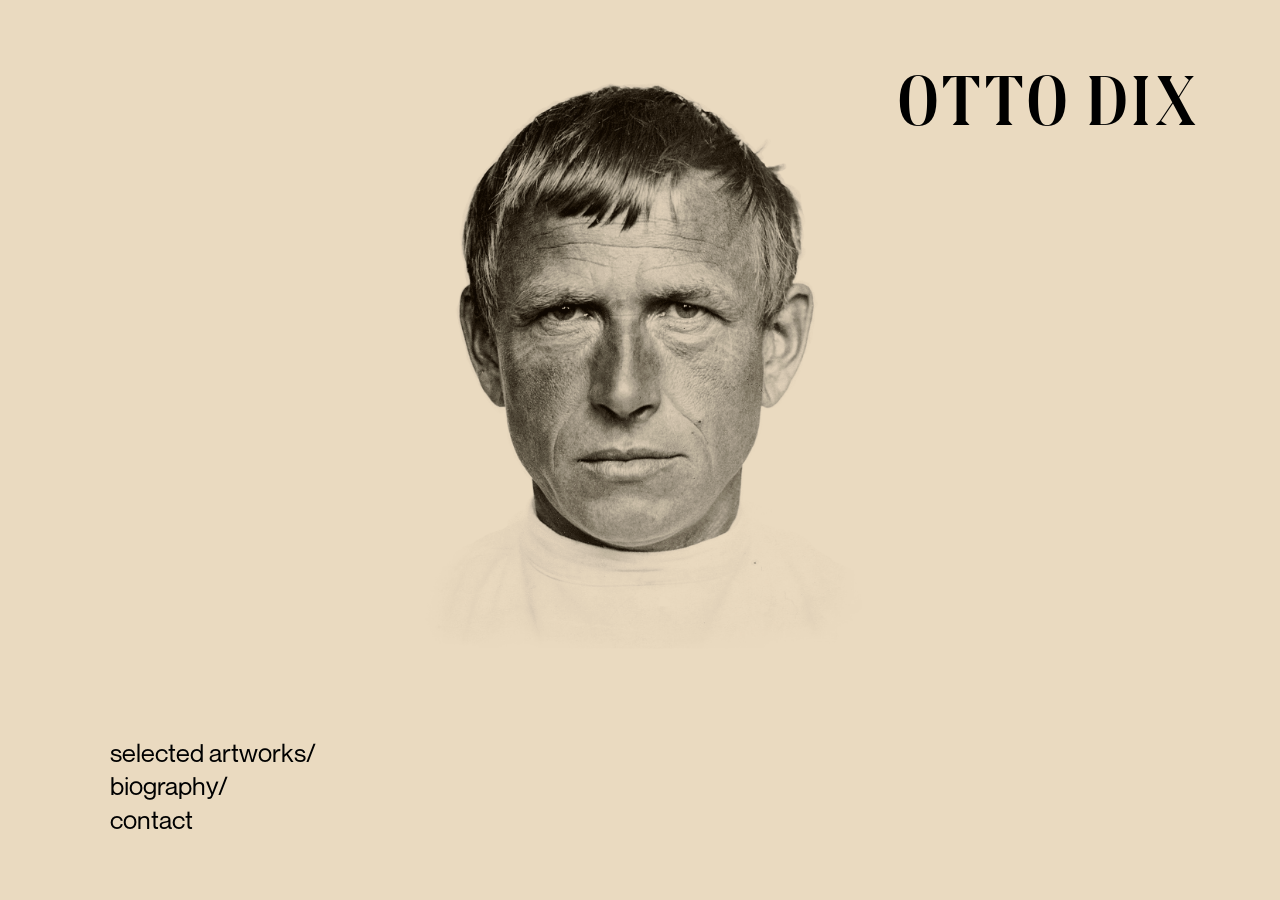
<file: index.html>
<!DOCTYPE html>
<html lang="en">
  <head>
    <meta charset="UTF-8" />
    <meta http-equiv="X-UA-Compatible" content="IE=edge" />
    <meta name="viewport" content="width=device-width, initial-scale=1.0" />

    

    <link rel="stylesheet" href="css/main_style.css" />
    <link rel="stylesheet" href="css/index_style.css" />
    <link rel="stylesheet" href="css/highlight.css" />
    <link rel="stylesheet" href="css/fonts.css" />

    <title>Otoo Dix</title>
  </head>
  <body>
    <!-- Navbar sa leve donje strane -->
    <div class="navbar">
      <a id="artworks" href="artworks.html">selected artworks/</a> <br />
      <a id="biography" href="biography.html">biography/</a> <br />
      <a id="contact" href="contact.html">contact</a>
    </div>

    <!-- Glavna slika u sredini -->
    <img src="images/otto.png" alt="Otto Dix" id="otto" />

    <!-- Naslov desne strane -->
    <a id="naslov" href="index.html">OTTO DIX</a>
  </body>
</html>
</file>
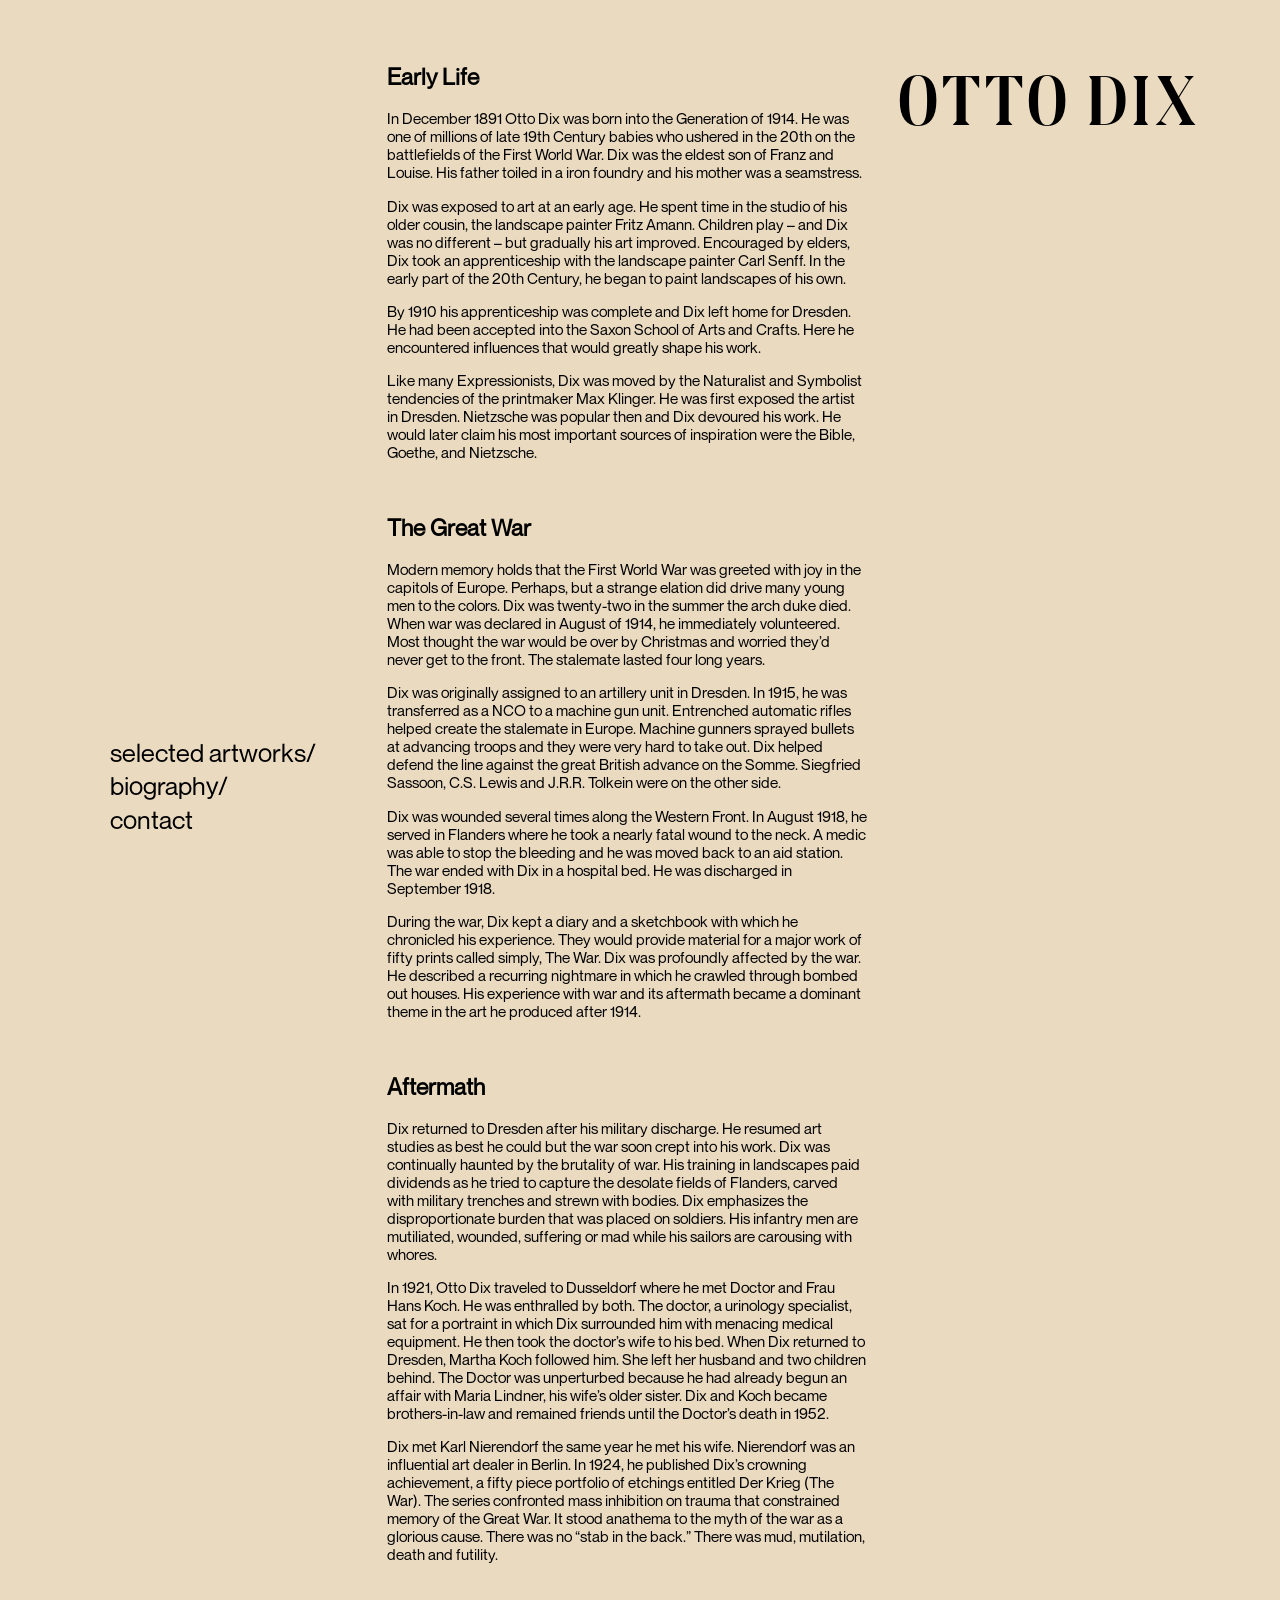
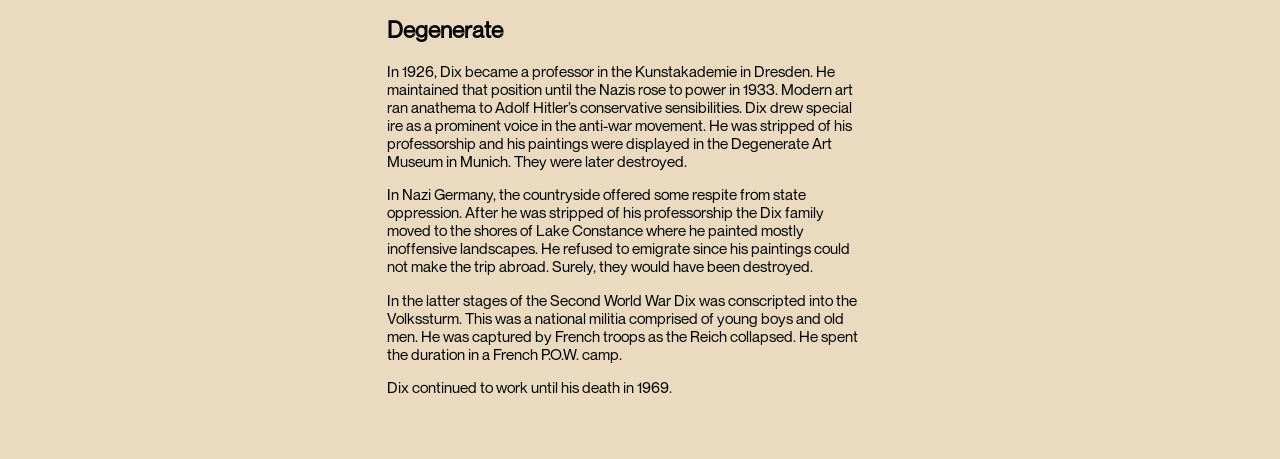
<file: biography.html>
<!DOCTYPE html>
<html lang="en">
  <head>
    <meta charset="UTF-8" />
    <meta http-equiv="X-UA-Compatible" content="IE=edge" />
    <meta name="viewport" content="width=device-width, initial-scale=1.0" />
    <link rel="stylesheet" href="css/main_style.css"/>
    <link rel="stylesheet" href="css/biography_style.css" />
    <link rel="stylesheet" href="css/highlight.css" />
    <link rel="stylesheet" href="css/fonts.css" />

    <title>Biography | Otto Dix</title>
  </head>
  <body>

    <!-- Navbar sa leve strane -->
    <div class="navbar">
      <a id="artworks" href="artworks.html">selected artworks/</a> <br />
      <a id="biography" href="biography.html">biography/</a> <br />
      <a id="contact" href="contact.html">contact</a>
    </div>

    <!-- Tekst u centru -->
      <div class="bio">
        <h2>Early Life</h2>
        <p>
          In December 1891 Otto Dix was born into the Generation of 1914. He was
          one of millions of late 19th Century babies who ushered in the 20th on
          the battlefields of the First World War. Dix was the eldest son of Franz
          and Louise. His father toiled in a iron foundry and his mother was a
          seamstress.
        </p>
        <p>
          Dix was exposed to art at an early age. He spent time in the studio of
          his older cousin, the landscape painter Fritz Amann. Children play – and
          Dix was no different – but gradually his art improved. Encouraged by
          elders, Dix took an apprenticeship with the landscape painter Carl
          Senff. In the early part of the 20th Century, he began to paint
          landscapes of his own.
        </p>
        <p>
          By 1910 his apprenticeship was complete and Dix left home for Dresden.
          He had been accepted into the Saxon School of Arts and Crafts. Here he
          encountered influences that would greatly shape his work.
        </p>
        <p>
          Like many Expressionists, Dix was moved by the Naturalist and Symbolist
          tendencies of the printmaker Max Klinger. He was first exposed the
          artist in Dresden. Nietzsche was popular then and Dix devoured his work.
          He would later claim his most important sources of inspiration were the
          Bible, Goethe, and Nietzsche.
        </p>
        <br />
        <h2>The Great War</h2>
        <p>
          Modern memory holds that the First World War was greeted with joy in the
          capitols of Europe. Perhaps, but a strange elation did drive many young
          men to the colors. Dix was twenty-two in the summer the arch duke died.
          When war was declared in August of 1914, he immediately volunteered.
          Most thought the war would be over by Christmas and worried they’d never
          get to the front. The stalemate lasted four long years.
        </p>
  
        <p>
          Dix was originally assigned to an artillery unit in Dresden. In 1915, he
          was transferred as a NCO to a machine gun unit. Entrenched automatic
          rifles helped create the stalemate in Europe. Machine gunners sprayed
          bullets at advancing troops and they were very hard to take out. Dix
          helped defend the line against the great British advance on the Somme.
          Siegfried Sassoon, C.S. Lewis and J.R.R. Tolkein were on the other side.
        </p>
  
        <p>
          Dix was wounded several times along the Western Front. In August 1918,
          he served in Flanders where he took a nearly fatal wound to the neck. A
          medic was able to stop the bleeding and he was moved back to an aid
          station. The war ended with Dix in a hospital bed. He was discharged in
          September 1918.
        </p>
  
        <p>
          During the war, Dix kept a diary and a sketchbook with which he
          chronicled his experience. They would provide material for a major work
          of fifty prints called simply, The War. Dix was profoundly affected by
          the war. He described a recurring nightmare in which he crawled through
          bombed out houses. His experience with war and its aftermath became a
          dominant theme in the art he produced after 1914.
        </p>
  
        <br />
  
        <h2>Aftermath</h2>
        <p>
          Dix returned to Dresden after his military discharge. He resumed art
          studies as best he could but the war soon crept into his work. Dix was
          continually haunted by the brutality of war. His training in landscapes
          paid dividends as he tried to capture the desolate fields of Flanders,
          carved with military trenches and strewn with bodies. Dix emphasizes the
          disproportionate burden that was placed on soldiers. His infantry men
          are mutiliated, wounded, suffering or mad while his sailors are
          carousing with whores.
        </p>
        <p>
          In 1921, Otto Dix traveled to Dusseldorf where he met Doctor and Frau
          Hans Koch. He was enthralled by both. The doctor, a urinology
          specialist, sat for a portraint in which Dix surrounded him with
          menacing medical equipment. He then took the doctor’s wife to his bed.
          When Dix returned to Dresden, Martha Koch followed him. She left her
          husband and two children behind. The Doctor was unperturbed because he
          had already begun an affair with Maria Lindner, his wife’s older sister.
          Dix and Koch became brothers-in-law and remained friends until the
          Doctor’s death in 1952.
        </p>
        <p>
          Dix met Karl Nierendorf the same year he met his wife. Nierendorf was an
          influential art dealer in Berlin. In 1924, he published Dix’s crowning
          achievement, a fifty piece portfolio of etchings entitled Der Krieg (The
          War). The series confronted mass inhibition on trauma that constrained
          memory of the Great War. It stood anathema to the myth of the war as a
          glorious cause. There was no “stab in the back.” There was mud,
          mutilation, death and futility.
        </p>
  
        <br />
  
        <h2>Degenerate</h2>
        <p>
          In 1926, Dix became a professor in the Kunstakademie in Dresden. He
          maintained that position until the Nazis rose to power in 1933. Modern
          art ran anathema to Adolf Hitler’s conservative sensibilities. Dix drew
          special ire as a prominent voice in the anti-war movement. He was
          stripped of his professorship and his paintings were displayed in the
          Degenerate Art Museum in Munich. They were later destroyed.
        </p>
  
        <p>
          In Nazi Germany, the countryside offered some respite from state
          oppression. After he was stripped of his professorship the Dix family
          moved to the shores of Lake Constance where he painted mostly
          inoffensive landscapes. He refused to emigrate since his paintings could
          not make the trip abroad. Surely, they would have been destroyed.
        </p>
        <p>
          In the latter stages of the Second World War Dix was conscripted into
          the Volkssturm. This was a national militia comprised of young boys and
          old men. He was captured by French troops as the Reich collapsed. He
          spent the duration in a French P.O.W. camp.
        </p>
        <p>Dix continued to work until his death in 1969.</p>
  
    </div>

    <!-- Glavni naslov sa desne strane -->
    <a id="naslov" href="index.html">OTTO DIX</a>
  </body>
</html>
</file>
<file: css/main_style.css>
/* U nekom trenutku dodaj ovo i shodno tome nasteluj bordere i slicno */
/* html{
  box-sizing: border-box;
}

*, *:before, *:after{
  box-sizing: inherit;
} */



body {
  background-color: #eadac0;
}

.navbar {
  position: fixed;
  float: left;
  bottom: 0;
  width: 25%;
  padding-left: 8%;
  margin-bottom: 5%;

  line-height: 1.3;
  font-size: 2vw;
  font-family: neue_montreal;
}

#naslov {
  position: fixed;
  top: 0;
  right: 0;
  float: right;
  width: 25%;
  font-size: 5.5vw;
  font-family: octobre_demi;
  margin-right: 5%;
  margin-top: 5%;
}

/* Da linkovi ne budu plavi */
a {
  text-decoration: none;
  color: inherit;
}




@media screen and (max-width: 480px) {
  body {
    display: flex;
    flex-direction: column;
    justify-content: flex-end;
    align-items: center;
  }

  #naslov {
    background-color: #eadac0;

    margin-top:0;
    padding-top:8%;
    padding-bottom: 4%;

    z-index: 2;
    text-align: center;
    width: 90%;
    order: 1;
    font-size: 16vw;
    top:0;
    /* margin-top: 7%; */
  }

  .navbar{
    margin-top: 0;
    margin-bottom:0 ;

    padding-top: 5%;
    padding-bottom: 8%;  
    background-color: #eadac0;
    z-index: 2;
    text-align: left;
    width: 100%;
    order: 3;
    font-size: 7vw;
    bottom:0;

  }
}
</file>
<file: css/index_style.css>
#otto {
  bottom: 0;
  float: left;
  padding-left: 30%;
  padding-right: 5%;
  margin-top: 5%;
  width: 38%;
}

@media screen and (max-width: 480px){
  #otto {
    order:2;
    margin-top: 50%;
    padding-left: 5%;
    padding-right: 5%;
    width: 80%;
  }
}
</file>
<file: css/highlight.css>
/* Podvuce kad je mis iznad */

#artworks:hover {
  text-decoration: underline;
}

#biography:hover {
  text-decoration: underline;
}

#contact:hover {
  text-decoration: underline;
}

#naslov:hover {
  text-decoration: underline;
}
</file>
<file: css/fonts.css>
@font-face {
    font-family: octobre;
    src: url(fonts/Octobre-Regular.otf);
}

@font-face {
    font-family: octobre_thin;
    src: url(fonts/Octobre-Thin.otf);
}

@font-face {
    font-family: octobre_demi;
    src: url(fonts/Octobre-DemiBold.otf);
}

@font-face {
    font-family: neue_montreal;
    src: url(fonts/NeueMontreal-Regular.otf);
}

@font-face {
    font-family: avara;
    src: url(fonts/Avara.otf);
}
</file>
<file: css/biography_style.css>
.bio {
  font-family: neue_montreal;
  font-size: 1.2vw;
  padding-left: 30%;
  padding-right: 5%;
  margin-top: 5%;
  margin-bottom: 5%;
  width: 38%;
}

@media screen and (max-width: 480px){
  .bio {
    text-align: justify;
    font-size: 5vw;

    margin-right: 25%;
    padding-top: 25%;
    padding-bottom: 30%;
    width: 80%;
  }
  
}
</file>
